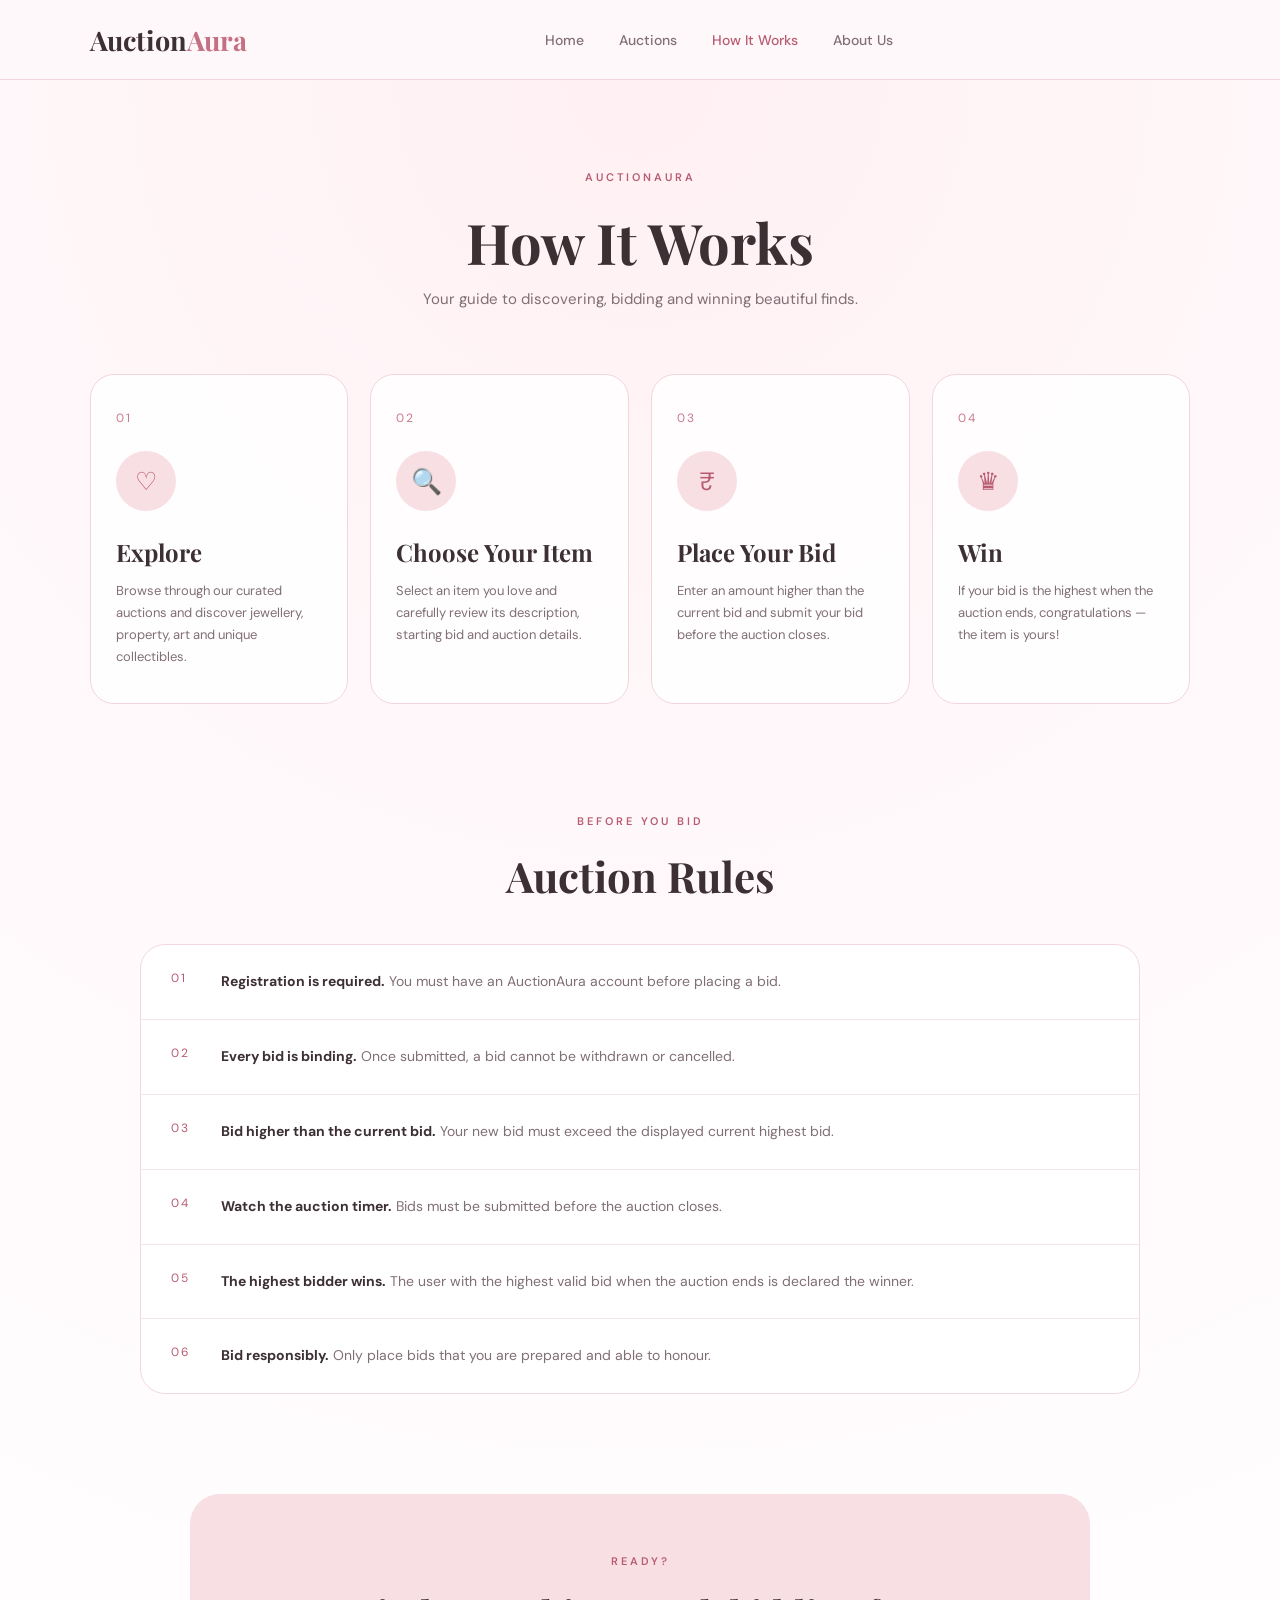
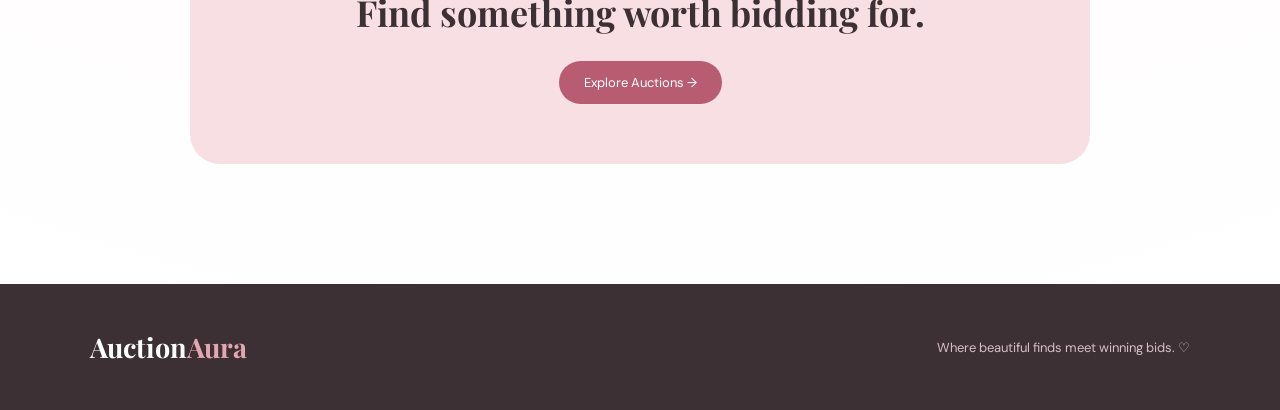
<file: how-it-works.html>
<!DOCTYPE html>
<html lang="en">

<head>
    <meta charset="UTF-8">
    <meta name="viewport" content="width=device-width, initial-scale=1.0">

    <title>How It Works | AuctionAura</title>

    <link rel="stylesheet" href="style.css">

    <link rel="preconnect" href="https://fonts.googleapis.com">
    <link rel="preconnect" href="https://fonts.gstatic.com" crossorigin>

    <link href="https://fonts.googleapis.com/css2?family=DM+Sans:wght@400;500;600;700&family=Playfair+Display:wght@500;600&display=swap" rel="stylesheet">
</head>

<body>

    <!-- Falling Animation -->
    <div class="auction-animation">

        <span>?</span>
        <span>₹</span>
        <span>💰</span>
        <span>$</span>
        <span>?</span>
        <span>₹</span>
        <span>💰</span>
        <span>$</span>
        <span>?</span>
        <span>₹</span>
        <span>💰</span>
        <span>?</span>

    </div>


    <!-- Navigation -->
    <header class="navbar">

        <div class="logo">
            Auction<span>Aura</span>
        </div>

        <nav>
            <a href="index.html">Home</a>
            <a href="#">Auctions</a>
            <a href="how-it-works.html" class="active">
                How It Works
            </a>
            <a href="#">About Us</a>
        </nav>

        <div class="nav-buttons" id="auth-area"></div>


    </header>


    <!-- How It Works -->
    <main class="how-page">

        <p class="small-heading">
            AUCTIONAURA
        </p>

        <h1>
            How It Works
        </h1>

        <p class="how-intro">
            Your guide to discovering, bidding and winning
            beautiful finds.
        </p>


        <!-- Steps -->
        <section class="how-steps">

            <div class="how-card">

                <div class="how-number">
                    01
                </div>

                <div class="how-icon">
                    ♡
                </div>

                <h2>
                    Explore
                </h2>

                <p>
                    Browse through our curated auctions and
                    discover jewellery, property, art and
                    unique collectibles.
                </p>

            </div>


            <div class="how-card">

                <div class="how-number">
                    02
                </div>

                <div class="how-icon">
                    🔍
                </div>

                <h2>
                    Choose Your Item
                </h2>

                <p>
                    Select an item you love and carefully
                    review its description, starting bid
                    and auction details.
                </p>

            </div>


            <div class="how-card">

                <div class="how-number">
                    03
                </div>

                <div class="how-icon">
                    ₹
                </div>

                <h2>
                    Place Your Bid
                </h2>

                <p>
                    Enter an amount higher than the current
                    bid and submit your bid before the
                    auction closes.
                </p>

            </div>


            <div class="how-card">

                <div class="how-number">
                    04
                </div>

                <div class="how-icon">
                    ♛
                </div>

                <h2>
                    Win
                </h2>

                <p>
                    If your bid is the highest when the
                    auction ends, congratulations — the
                    item is yours!
                </p>

            </div>

        </section>


        <!-- Rules -->
        <section class="auction-rules">

            <p class="small-heading">
                BEFORE YOU BID
            </p>

            <h2>
                Auction Rules
            </h2>

            <div class="rules-box">

                <div class="rule">
                    <span>01</span>
                    <p>
                        <strong>Registration is required.</strong>
                        You must have an AuctionAura account
                        before placing a bid.
                    </p>
                </div>


                <div class="rule">
                    <span>02</span>
                    <p>
                        <strong>Every bid is binding.</strong>
                        Once submitted, a bid cannot be
                        withdrawn or cancelled.
                    </p>
                </div>


                <div class="rule">
                    <span>03</span>
                    <p>
                        <strong>Bid higher than the current bid.</strong>
                        Your new bid must exceed the displayed
                        current highest bid.
                    </p>
                </div>


                <div class="rule">
                    <span>04</span>
                    <p>
                        <strong>Watch the auction timer.</strong>
                        Bids must be submitted before the
                        auction closes.
                    </p>
                </div>


                <div class="rule">
                    <span>05</span>
                    <p>
                        <strong>The highest bidder wins.</strong>
                        The user with the highest valid bid
                        when the auction ends is declared
                        the winner.
                    </p>
                </div>


                <div class="rule">
                    <span>06</span>
                    <p>
                        <strong>Bid responsibly.</strong>
                        Only place bids that you are prepared
                        and able to honour.
                    </p>
                </div>

            </div>

        </section>


        <!-- Final Message -->
        <section class="ready-section">

            <p class="small-heading">
                READY?
            </p>

            <h2>
                Find something worth bidding for.
            </h2>

            <a href="index.html">
                Explore Auctions →
            </a>

        </section>

    </main>


    <!-- Footer -->
    <footer>

        <div class="logo">
            Auction<span>Aura</span>
        </div>

        <p>
            Where beautiful finds meet winning bids. ♡
        </p>

    </footer>

</body>

</html>
</file>
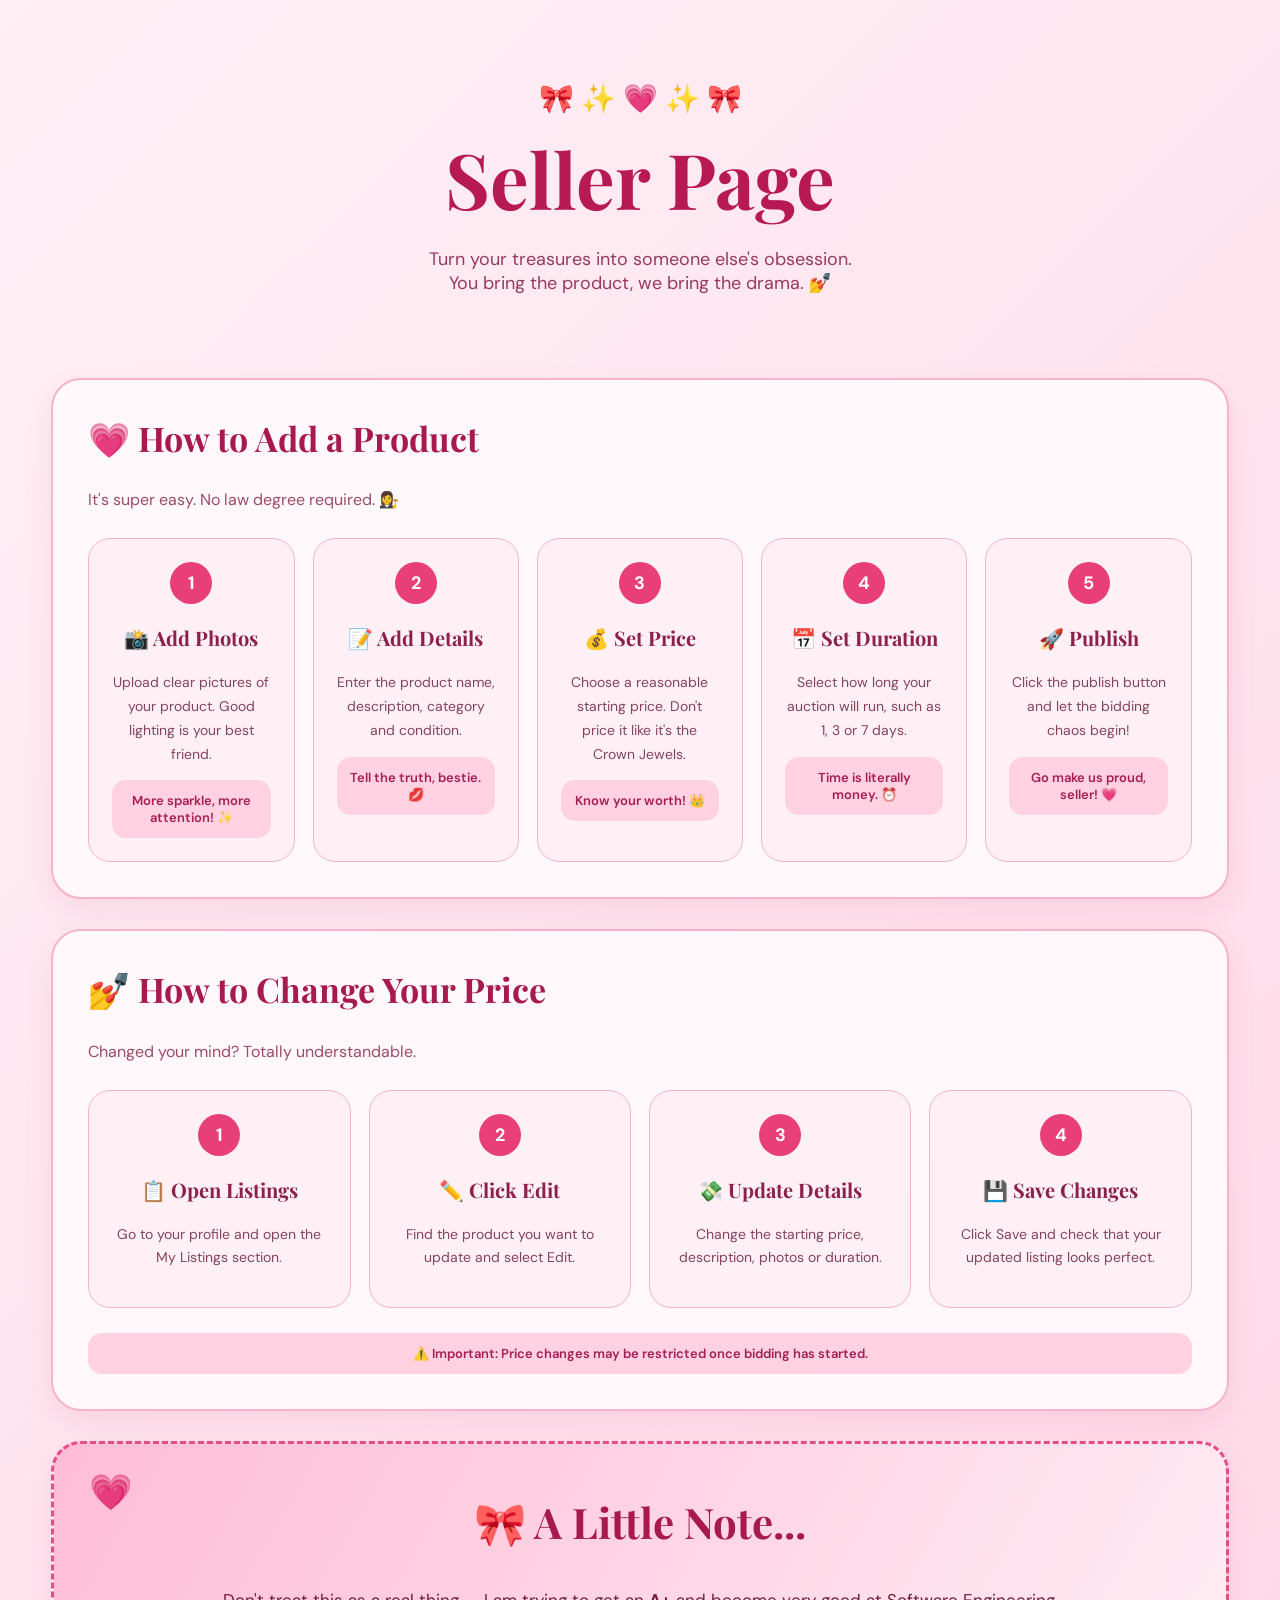
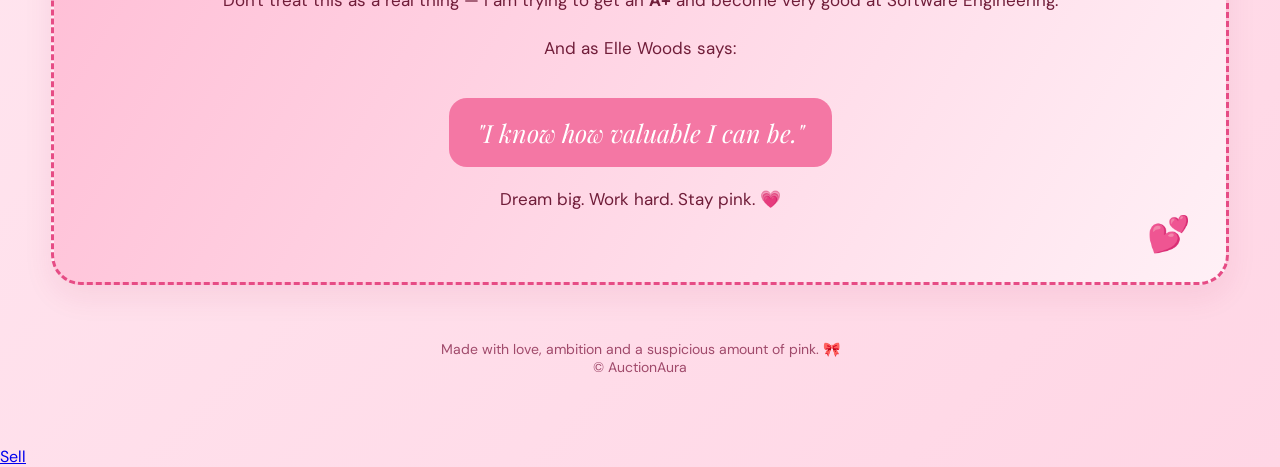
<file: seller-guide.html>
<!DOCTYPE html>
<html lang="en">
<head>
<meta charset="UTF-8">
<meta name="viewport" content="width=device-width, initial-scale=1.0">
<title>Seller Guide | AuctionAura</title>

<link href="https://fonts.googleapis.com/css2?family=DM+Sans:wght@400;500;600;700&family=Playfair+Display:wght@600;700&display=swap" rel="stylesheet">

<style>
* {
    box-sizing: border-box;
}

body {
    margin: 0;
    background: linear-gradient(135deg, #fff0f6, #ffd6e5);
    color: #701d39;
    font-family: "DM Sans", sans-serif;
}

.container {
    width: 92%;
    max-width: 1400px;
    margin: auto;
    padding: 45px 0;
}

.hero {
    text-align: center;
    padding: 35px 20px;
}

.hero h1 {
    font-family: "Playfair Display", serif;
    font-size: clamp(42px, 6vw, 78px);
    color: #b71955;
    margin: 10px 0;
}

.hero p {
    font-size: 18px;
    color: #963b5d;
}

.sparkle {
    font-size: 28px;
}

.section {
    background: rgba(255, 250, 252, 0.92);
    border: 2px solid #f6b3c9;
    border-radius: 30px;
    padding: 35px;
    margin: 30px 0;
    box-shadow: 0 12px 30px rgba(160, 30, 75, 0.08);
}

.section h2 {
    font-family: "Playfair Display", serif;
    font-size: 34px;
    color: #a7194f;
    margin-top: 0;
}

.section-subtitle {
    color: #9c4c68;
    margin-bottom: 28px;
}

.steps {
    display: grid;
    grid-template-columns: repeat(5, 1fr);
    gap: 18px;
}

.edit-grid {
    display: grid;
    grid-template-columns: repeat(4, 1fr);
    gap: 18px;
}

.step {
    background: #fff0f5;
    border: 1px solid #f5b3c9;
    border-radius: 22px;
    padding: 23px;
    text-align: center;
    transition: 0.3s ease;
}

.step:hover {
    transform: translateY(-7px) rotate(-1deg);
    box-shadow: 0 10px 22px rgba(190, 45, 100, 0.13);
}

.number {
    display: inline-flex;
    align-items: center;
    justify-content: center;
    background: #e83f78;
    color: white;
    width: 42px;
    height: 42px;
    border-radius: 50%;
    font-weight: bold;
    font-size: 18px;
}

.step h3 {
    font-family: "Playfair Display", serif;
    font-size: 20px;
    color: #8d2048;
}

.step p {
    font-size: 14px;
    line-height: 1.7;
    color: #85445d;
}

.tip {
    background: #ffd1e1;
    border-radius: 14px;
    padding: 12px;
    font-size: 13px;
    font-weight: 600;
    color: #a51e55;
}

.note {
    position: relative;
    overflow: hidden;
    background: linear-gradient(120deg, #ffbdd5, #fff0f6);
    border: 3px dashed #e64c85;
    text-align: center;
    padding: 50px 30px;
}

.note h2 {
    font-size: 42px;
}

.note p {
    font-size: 17px;
    line-height: 1.8;
}

.quote {
    display: inline-block;
    margin-top: 18px;
    padding: 18px 28px;
    background: #f477a4;
    color: white;
    border-radius: 18px;
    font-family: "Playfair Display", serif;
    font-size: 25px;
    font-style: italic;
}

.hearts {
    position: absolute;
    font-size: 35px;
    animation: floatHeart 3s ease-in-out infinite;
}

.heart-one {
    top: 25px;
    left: 35px;
}

.heart-two {
    right: 35px;
    bottom: 25px;
    animation-delay: 1s;
}

@keyframes floatHeart {
    0%, 100% {
        transform: translateY(0) rotate(-8deg);
    }

    50% {
        transform: translateY(-12px) rotate(8deg);
    }
}

.footer {
    text-align: center;
    color: #a04a6b;
    padding: 25px;
    font-size: 14px;
}

@media (max-width: 1100px) {
    .steps {
        grid-template-columns: repeat(3, 1fr);
    }

    .edit-grid {
        grid-template-columns: repeat(2, 1fr);
    }
}

@media (max-width: 650px) {
    .section {
        padding: 22px;
    }

    .steps,
    .edit-grid {
        grid-template-columns: 1fr;
    }

    .section h2 {
        font-size: 28px;
    }
}
</style>
</head>

<body>

<div class="container">

    <header class="hero">
        <div class="sparkle">🎀 ✨ 💗 ✨ 🎀</div>
        <h1>Seller Page</h1>
        <p>
            Turn your treasures into someone else's obsession.
            <br>
            You bring the product, we bring the drama. 💅
        </p>
    </header>

    <section class="section">
        <h2>💗 How to Add a Product</h2>
        <p class="section-subtitle">
            It's super easy. No law degree required. 👩‍⚖️
        </p>

        <div class="steps">

            <div class="step">
                <span class="number">1</span>
                <h3>📸 Add Photos</h3>
                <p>
                    Upload clear pictures of your product.
                    Good lighting is your best friend.
                </p>
                <div class="tip">More sparkle, more attention! ✨</div>
            </div>

            <div class="step">
                <span class="number">2</span>
                <h3>📝 Add Details</h3>
                <p>
                    Enter the product name, description,
                    category and condition.
                </p>
                <div class="tip">Tell the truth, bestie. 💋</div>
            </div>

            <div class="step">
                <span class="number">3</span>
                <h3>💰 Set Price</h3>
                <p>
                    Choose a reasonable starting price.
                    Don't price it like it's the Crown Jewels.
                </p>
                <div class="tip">Know your worth! 👑</div>
            </div>

            <div class="step">
                <span class="number">4</span>
                <h3>📅 Set Duration</h3>
                <p>
                    Select how long your auction will run,
                    such as 1, 3 or 7 days.
                </p>
                <div class="tip">Time is literally money. ⏰</div>
            </div>

            <div class="step">
                <span class="number">5</span>
                <h3>🚀 Publish</h3>
                <p>
                    Click the publish button and let
                    the bidding chaos begin!
                </p>
                <div class="tip">Go make us proud, seller! 💗</div>
            </div>

        </div>
    </section>

    <section class="section">
        <h2>💅 How to Change Your Price</h2>
        <p class="section-subtitle">
            Changed your mind? Totally understandable.
        </p>

        <div class="edit-grid">

            <div class="step">
                <span class="number">1</span>
                <h3>📋 Open Listings</h3>
                <p>
                    Go to your profile and open
                    the My Listings section.
                </p>
            </div>

            <div class="step">
                <span class="number">2</span>
                <h3>✏️ Click Edit</h3>
                <p>
                    Find the product you want
                    to update and select Edit.
                </p>
            </div>

            <div class="step">
                <span class="number">3</span>
                <h3>💸 Update Details</h3>
                <p>
                    Change the starting price,
                    description, photos or duration.
                </p>
            </div>

            <div class="step">
                <span class="number">4</span>
                <h3>💾 Save Changes</h3>
                <p>
                    Click Save and check that
                    your updated listing looks perfect.
                </p>
            </div>

        </div>

        <div class="tip" style="margin-top:25px; text-align:center;">
            ⚠️ Important: Price changes may be restricted once bidding has started.
        </div>
    </section>

    <section class="section note">
        <span class="hearts heart-one">💗</span>
        <span class="hearts heart-two">💕</span>

        <h2>🎀 A Little Note...</h2>

        <p>
            Don't treat this as a real thing —
            I am trying to get an <strong>A+</strong>
            and become very good at Software Engineering.
        </p>

        <p>
            And as Elle Woods says:
        </p>

        <div class="quote">
            "I know how valuable I can be."
        </div>

        <p>
            Dream big. Work hard. Stay pink. 💗
        </p>
    </section>

    <footer class="footer">
        Made with love, ambition and a suspicious amount of pink. 🎀
        <br>
        © AuctionAura
    </footer>

</div>
<a href="seller-guide.html">Sell</a>
</body>
</html>
</file>
<file: style.css>
/* ==============================
   AUCTION AURA
   Main Stylesheet
   ============================== */

* {
    margin: 0;
    padding: 0;
    box-sizing: border-box;
}

body {
    background: #fff8fa;
    color: #3d3034;
    font-family: "DM Sans", sans-serif;
}


/* ==============================
   NAVBAR
   ============================== */

.navbar {
    height: 80px;
    padding: 0 7%;
    display: flex;
    align-items: center;
    justify-content: space-between;

    background: rgba(255, 248, 250, 0.95);
    border-bottom: 1px solid #f3d6dc;
}

.logo {
    font-family: "Playfair Display", serif;
    font-size: 27px;
    font-weight: 700;
    color: #3d3034;
}

.logo span {
    color: #c56f82;
}

nav {
    display: flex;
    gap: 35px;
}

nav a {
    text-decoration: none;
    color: #806f75;
    font-size: 14px;
    font-weight: 500;

    transition: 0.3s;
}

nav a:hover,
nav a.active {
    color: #b85c72;
}

.nav-buttons {
    display: flex;
    gap: 12px;
}

button {
    font-family: "DM Sans", sans-serif;
    cursor: pointer;
    border: none;
}

.login-btn {
    background: transparent;
    color: #6f5b62;
    padding: 11px 18px;
    font-weight: 600;
}

.register-btn {
    background: #b85c72;
    color: white;
    padding: 11px 22px;
    border-radius: 25px;

    box-shadow: 0 8px 20px rgba(184, 92, 114, 0.2);

    transition: 0.3s;
}

.register-btn:hover {
    transform: translateY(-2px);
}


/* ==============================
   HERO
   ============================== */

.hero {
    min-height: 650px;
    padding: 80px 7%;

    display: flex;
    align-items: center;
    justify-content: space-between;
    gap: 80px;
}

.hero-content {
    max-width: 600px;
}

.small-heading {
    color: #b85c72;
    font-size: 12px;
    font-weight: 700;
    letter-spacing: 2px;
    margin-bottom: 20px;
}

.hero h1 {
    font-family: "Playfair Display", serif;
    font-size: clamp(50px, 6vw, 78px);
    line-height: 1.05;
    font-weight: 600;
    margin-bottom: 25px;
}

.hero h1 span {
    display: block;
    color: #c56f82;
    font-style: italic;
}

.hero-text {
    color: #806f75;
    font-size: 17px;
    line-height: 1.8;
    max-width: 500px;
    margin-bottom: 35px;
}

.hero-buttons {
    display: flex;
    gap: 15px;
}

.primary-btn {
    background: #b85c72;
    color: white;

    padding: 15px 27px;
    border-radius: 30px;

    font-weight: 600;

    box-shadow: 0 12px 25px rgba(184, 92, 114, 0.22);

    transition: 0.3s;
}

.primary-btn:hover {
    transform: translateY(-3px);
}

.secondary-btn {
    background: #f3d6dc;
    color: #9d5266;

    padding: 15px 27px;
    border-radius: 30px;

    font-weight: 600;

    transition: 0.3s;
}

.secondary-btn:hover {
    background: #edc5cd;
}


/* ==============================
   FEATURED AUCTION CARD
   ============================== */

.hero-card {
    width: 390px;

    background: white;

    border-radius: 25px;

    padding: 18px;

    box-shadow:
        0 25px 60px rgba(100, 50, 65, 0.12);

    transform: rotate(2deg);

    transition: 0.4s;
}

.hero-card:hover {
    transform: rotate(0deg) translateY(-5px);
}

.card-label {
    position: absolute;

    background: #b85c72;
    color: white;

    padding: 8px 14px;

    border-radius: 20px;

    font-size: 10px;
    font-weight: 700;
    letter-spacing: 1px;
}

.auction-image {
    height: 330px;

    border-radius: 18px;

    background:
        linear-gradient(
            135deg,
            #f5dce1,
            #ead0d7
        );

    display: flex;
    align-items: center;
    justify-content: center;

    font-size: 80px;
    color: #b85c72;
}

.auction-info {
    padding: 20px 5px 5px;
}

.category {
    color: #b85c72;
    font-size: 10px;
    font-weight: 700;
    letter-spacing: 1.5px;

    margin-bottom: 8px;
}

.auction-info h3 {
    font-family: "Playfair Display", serif;
    font-size: 25px;
    margin-bottom: 20px;
}

.auction-bottom {
    display: flex;
    justify-content: space-between;
}

.label {
    color: #a08b91;
    font-size: 9px;
    letter-spacing: 1px;
    margin-bottom: 5px;
}

.auction-bottom strong {
    font-size: 17px;
}

.time strong {
    color: #b85c72;
}


/* ==============================
   FEATURED SECTION
   ============================== */

.featured {
    padding: 80px 7%;
    background: white;
}

.section-heading {
    display: flex;
    justify-content: space-between;
    align-items: end;

    margin-bottom: 40px;
}

.section-heading h2 {
    font-family: "Playfair Display", serif;
    font-size: 42px;
}

.section-heading a {
    color: #b85c72;
    text-decoration: none;
    font-size: 14px;
    font-weight: 600;
}

.auction-grid {
    display: grid;

    grid-template-columns:
        repeat(3, 1fr);

    gap: 25px;
}

.auction-card {
    max-width: 320px;
    background: #fff8fa;

    padding: 15px;

    border-radius: 20px;

    transition: 0.3s;
}

.auction-card:hover {
    transform: translateY(-7px);

    box-shadow:
        0 20px 40px rgba(100, 50, 65, 0.1);
}

.product-placeholder {
    height: 160px;

    border-radius: 15px;

    background: #f3d6dc;

    display: flex;
    align-items: center;
    justify-content: center;

    color: #b85c72;

    font-size: 55px;

    margin-bottom: 20px;
}

.auction-card h3 {
    font-family: "Playfair Display", serif;
    font-size: 22px;
    margin-bottom: 12px;
}

.bid {
    color: #806f75;
    font-size: 13px;
}

.bid strong {
    color: #3d3034;
    margin-left: 5px;
}


/* ==============================
   FOOTER
   ============================== */

footer {
    padding: 45px 7%;

    background: #3d3034;
    color: #f3d6dc;

    display: flex;
    justify-content: space-between;
    align-items: center;
}

footer .logo {
    color: white;
}

footer .logo span {
    color: #e3a7b4;
}

footer p {
    font-size: 13px;
    color: #d5bfc5;
}


/* ==============================
   RESPONSIVE DESIGN
   ============================== */

@media (max-width: 900px) {

    nav {
        display: none;
    }

    .hero {
        flex-direction: column;
        text-align: center;
    }

    .hero-text {
        margin-left: auto;
        margin-right: auto;
    }

    .hero-buttons {
        justify-content: center;
    }

    .auction-grid {
        grid-template-columns: 1fr;
    }

    .section-heading {
        align-items: start;
        gap: 15px;
        flex-direction: column;
    }

    footer {
        flex-direction: column;
        gap: 15px;
    }
}


@media (max-width: 500px) {

    .navbar {
        padding: 0 5%;
    }

    .nav-buttons {
        display: none;
    }

    .hero {
        padding: 60px 5%;
    }

    .hero-card {
        width: 100%;
    }

    .auction-image {
        height: 280px;
    }
}
/* ==============================
   LOGIN PAGE
   ============================== */

.login-page {
    min-height: 100vh;
    display: flex;
    align-items: center;
    justify-content: center;

    padding: 40px 20px;

    background:
        radial-gradient(
            circle at 15% 20%,
            rgba(242, 196, 207, 0.45),
            transparent 30%
        ),
        radial-gradient(
            circle at 85% 80%,
            rgba(238, 218, 197, 0.45),
            transparent 30%
        ),
        #fffaf7;
}


/* ==============================
   LOGIN CARD
   ============================== */

.login-box {
    width: 100%;
    max-width: 430px;

    padding: 48px 45px;

    background: rgba(255, 255, 255, 0.82);

    border: 1px solid #eadcdd;
    border-radius: 24px;

    box-shadow:
        0 25px 70px rgba(80, 55, 55, 0.08);

    backdrop-filter: blur(12px);
}


/* ==============================
   LOGIN LOGO
   ============================== */

.login-box .logo {
    text-align: center;

    font-family: "Playfair Display", serif;
    font-size: 30px;
    font-weight: 600;

    margin-bottom: 32px;
}


/* ==============================
   WELCOME TEXT
   ============================== */

.welcome {
    text-align: center;

    color: #c56782;

    font-size: 11px;
    font-weight: 600;

    letter-spacing: 2px;

    margin-bottom: 10px;
}


/* ==============================
   LOGIN HEADING
   ============================== */

.login-box h1 {
    font-family: "Playfair Display", serif;

    font-size: 32px;
    font-weight: 600;

    text-align: center;

    color: #3d3034;

    margin-bottom: 12px;
}


/* ==============================
   SUBTITLE
   ============================== */

.subtitle {
    text-align: center;

    color: #827477;

    font-size: 14px;
    line-height: 1.6;

    margin-bottom: 30px;
}


/* ==============================
   FORM
   ============================== */

.login-box form {
    display: flex;
    flex-direction: column;
}


/* Labels */

.login-box form > label {
    font-size: 13px;
    font-weight: 500;

    color: #4b3d40;

    margin-bottom: 8px;
}


/* Input fields */

.login-box input[type="text"],
.login-box input[type="email"],
.login-box input[type="password"] {

    width: 100%;

    padding: 14px 15px;

    border: 1px solid #dfd1d3;
    border-radius: 10px;

    background: #fffdfc;

    font-family: "DM Sans", sans-serif;
    font-size: 14px;

    outline: none;

    margin-bottom: 20px;

    transition: all 0.3s ease;
}


/* Input focus */

.login-box input[type="email"]:focus,
.login-box input[type="password"]:focus {

    border-color: #c56782;

    box-shadow:
        0 0 0 3px rgba(197, 103, 130, 0.10);
}


/* ==============================
   LOGIN OPTIONS
   ============================== */

.options {
    display: flex;

    justify-content: space-between;
    align-items: center;

    margin-bottom: 25px;

    font-size: 12px;
}


/* Remember me */

.remember {
    display: flex !important;

    align-items: center;

    gap: 7px;

    margin: 0 !important;
}

.remember input {
    accent-color: #c56782;
}


/* Forgot password */

.options a {
    color: #c56782;

    text-decoration: none;

    transition: 0.3s;
}

.options a:hover {
    color: #a94f68;

    text-decoration: underline;
}


/* ==============================
   LOGIN BUTTON
   ============================== */

.login-box button {

    width: 100%;

    padding: 14px;

    border: none;
    border-radius: 10px;

    background: #c56782;
    color: white;

    font-family: "DM Sans", sans-serif;

    font-size: 14px;
    font-weight: 600;

    cursor: pointer;

    transition: all 0.3s ease;
}


.login-box button:hover {

    background: #b45570;

    transform: translateY(-2px);

    box-shadow:
        0 8px 20px rgba(197, 103, 130, 0.20);
}


/* ==============================
   DIVIDER
   ============================== */

.divider {

    display: flex;

    align-items: center;

    gap: 15px;

    margin: 28px 0;

    color: #a99b9e;

    font-size: 12px;
}


.divider::before,
.divider::after {

    content: "";

    height: 1px;

    background: #e7dada;

    flex: 1;
}


/* ==============================
   REGISTER LINK
   ============================== */

.register {

    text-align: center;

    color: #827477;

    font-size: 13px;
}


.register a {

    color: #c56782;

    text-decoration: none;

    font-weight: 500;
}


.register a:hover {

    text-decoration: underline;
}


/* ==============================
   MOBILE
   ============================== */

@media (max-width: 500px) {

    .login-box {

        width: 92%;

        padding: 38px 25px;

        border-radius: 20px;
    }

    .login-box h1 {

        font-size: 27px;
    }

    .options {

        font-size: 11px;
    }
}
/* PROPERTY SECTION */

.property-section {
    padding: 80px 6%;
}

.property-grid {
    display: grid;
    grid-template-columns: repeat(3, 1fr);
    gap: 25px;
}

.property-card {
    background: #fff8fa;
    padding: 20px;
    border-radius: 20px;
    transition: 0.3s;
}

.property-card:hover {
    transform: translateY(-7px);
    box-shadow: 0 20px 40px rgba(100, 50, 65, 0.1);
}

.property-placeholder {
    height: 200px;
    background: #f3d6dc;
    border-radius: 15px;

    display: flex;
    align-items: center;
    justify-content: center;

    font-size: 55px;
    margin-bottom: 20px;
}

.property-card h3 {
    font-family: "Playfair Display", serif;
    font-size: 22px;
    margin-bottom: 12px;
}

.property-card .category {
    font-size: 11px;
    letter-spacing: 2px;
    color: #806f75;
}

.property-card .description {
    color: #806f75;
    font-size: 13px;
    line-height: 1.6;
}

.property-info {
    font-size: 13px;
    color: #806f75;
}

.property-card .bid {
    color: #806f75;
    font-size: 13px;
}

.property-card .bid strong {
    color: #3d3034;
    margin-left: 5px;
}

.property-card a {
    color: #b85c72;
    text-decoration: none;
    font-size: 13px;
    font-weight: 600;
}
/* =================================
   JEWELLERY PAGE
   ================================= */

.jewellery-page {
    min-height: calc(100vh - 80px);
    padding: 90px 7%;
    text-align: center;

    background:
        radial-gradient(
            circle at 50% 20%,
            #fff0f3 0%,
            #fff8fa 45%,
            #fff8fa 100%
        );

    position: relative;
    overflow: hidden;
}

.jewellery-page .welcome {
    position: relative;
    z-index: 5;

    color: #c56782;
    font-size: 11px;
    font-weight: 700;
    letter-spacing: 3px;

    margin-bottom: 12px;
}

.jewellery-page h1 {
    position: relative;
    z-index: 5;

    font-family: "Playfair Display", serif;
    font-size: clamp(48px, 6vw, 76px);
    font-weight: 600;

    color: #3d3034;

    margin-bottom: 15px;
}

.jewellery-page .subtitle {
    position: relative;
    z-index: 5;

    color: #806f75;
    font-size: 16px;

    margin-bottom: 55px;
}


/* Jewellery category cards */

.jewellery-categories {
    position: relative;
    z-index: 5;

    display: grid;
    grid-template-columns: repeat(4, 1fr);

    gap: 22px;

    max-width: 1000px;
    margin: auto;
}

.category-card {
    background: rgba(255, 255, 255, 0.75);

    border: 1px solid #eadcdd;
    border-radius: 20px;

    padding: 30px 20px;

    font-size: 38px;

    box-shadow:
        0 15px 35px rgba(100, 60, 70, 0.07);

    transition: 0.4s ease;
}

.category-card h3 {
    font-family: "Playfair Display", serif;

    font-size: 20px;

    color: #3d3034;

    margin-top: 12px;
}

.category-card:hover {
    transform: translateY(-8px);

    box-shadow:
        0 20px 40px rgba(184, 92, 114, 0.15);

    border-color: #d9a7b3;
}


/* =================================
   FALLING JEWELLERY ANIMATION
   ================================= */

.jewellery-page::before,
.jewellery-page::after {
    content: "✦  ✧  💍  ✦  ✧  💎  ✦  💍  ✧";

    position: absolute;

    top: -100px;
    left: 0;

    width: 100%;

    font-size: 25px;
    letter-spacing: 55px;

    color: #d99aa9;

    opacity: 0;

    pointer-events: none;

    animation: jewelleryFall 4s ease-out forwards;
}


/* Second layer */

.jewellery-page::after {
    top: -180px;

    font-size: 18px;

    letter-spacing: 75px;

    color: #c9a46c;

    animation-delay: 0.4s;
}


/* Falling animation */

@keyframes jewelleryFall {

    0% {
        transform: translateY(-100px) rotate(0deg);
        opacity: 0;
    }

    15% {
        opacity: 0.8;
    }

    60% {
        opacity: 0.7;
    }

    100% {
        transform: translateY(850px) rotate(15deg);
        opacity: 0;
    }
}


/* =================================
   MOBILE
   ================================= */

@media (max-width: 800px) {

    .jewellery-categories {
        grid-template-columns: repeat(2, 1fr);
    }

}

@media (max-width: 500px) {

    .jewellery-page {
        padding: 65px 5%;
    }

    .jewellery-categories {
        grid-template-columns: 1fr 1fr;
        gap: 12px;
    }

    .category-card {
        padding: 22px 10px;
    }

    .category-card h3 {
        font-size: 17px;
    }

}
.jewellery-section {
    position: relative;
    padding: 80px 5%;
    background: #fffafa;
    overflow: hidden;
}

/* Decorative hearts at the top */
.jewellery-decoration {
    text-align: center;
    color: #e6a0b2;
    font-size: 25px;
    letter-spacing: 8px;
    margin-bottom: 20px;
}

/* Heading */
.jewellery-section .section-heading {
    margin-bottom: 40px;
}

.jewellery-section .section-heading h2 {
    font-family: "Playfair Display", serif;
    font-size: 42px;
    margin-top: 8px;
}

.jewellery-section .section-heading a {
    color: #b85c72;
    text-decoration: none;
    font-size: 14px;
    font-weight: 600;
}

/* Three product boxes */
.jewellery-preview {
    display: grid;
    grid-template-columns: repeat(3, 1fr);
    gap: 25px;
}

/* Baby pink cards */
.jewellery-box {
    position: relative;
    background: #fcecef;
    border: 1px solid #f3cbd5;
    padding: 32px;
    min-height: 210px;
    border-radius: 22px;
    box-shadow: 0 10px 25px rgba(184, 92, 114, 0.08);
    transition: 0.3s ease;
}

/* Hover */
.jewellery-box:hover {
    transform: translateY(-6px);
    box-shadow: 0 15px 35px rgba(184, 92, 114, 0.15);
}

/* Heart inside card */
.jewellery-box .heart {
    position: absolute;
    top: 18px;
    right: 22px;
    width: 35px;
    height: 35px;
    border-radius: 50%;
    background: #fff8fa;
    border: 1px solid #efc0cc;

    display: flex;
    align-items: center;
    justify-content: center;

    color: #d47791;
    font-size: 20px;
}

/* Category */
.jewellery-box .category {
    color: #c36c82;
    font-size: 11px;
    letter-spacing: 2px;
    font-weight: 600;
    margin-bottom: 12px;
}

/* Product name */
.jewellery-box h3 {
    font-family: "Playfair Display", serif;
    font-size: 24px;
    margin-bottom: 12px;
    color: #4d3840;
}

/* Description */
.jewellery-box p {
    color: #806f75;
    line-height: 1.6;
}

/* Link */
.jewellery-box a {
    display: inline-block;
    margin-top: 10px;
    color: #b85c72;
    text-decoration: none;
    font-size: 14px;
    font-weight: 600;
}

.jewellery-box a:hover {
    color: #8f4359;
}

/* Mobile */
@media (max-width: 800px) {

    .jewellery-preview {
        grid-template-columns: 1fr;
    }

    .jewellery-section .section-heading h2 {
        font-size: 34px;
    }
}
/* =====================================
   PROPERTY PAGE
===================================== */

.property-section {
    position: relative;
    min-height: 100vh;
    padding: 70px 5%;
    background: #fffafa;
    overflow: hidden;
}


/* Decorative heading */

.property-decoration {
    text-align: center;
    color: #d47791;
    font-size: 24px;
    letter-spacing: 8px;
    margin-bottom: 20px;
}


/* Main heading */

.property-section h1 {
    font-family: "Playfair Display", serif;
    font-size: 48px;
    color: #4d3840;
    margin: 8px 0;
}

.property-intro {
    color: #806f75;
    font-size: 16px;
    margin-top: 10px;
}


/* Property grid */

.property-grid {
    display: grid;
    grid-template-columns: repeat(3, 1fr);
    gap: 25px;
    margin-top: 45px;
}


/* Property cards */

.property-card {
    position: relative;

    background: #fcecef;

    border: 1px solid #f2c9d4;

    border-radius: 24px;

    padding: 30px;

    min-height: 390px;

    box-shadow:
        0 10px 30px rgba(184, 92, 114, 0.08);

    transition: 0.3s ease;
}


/* Hover */

.property-card:hover {
    transform: translateY(-8px);

    box-shadow:
        0 18px 40px rgba(184, 92, 114, 0.16);
}


/* House area */

.property-icon {
    height: 130px;

    background: #f8dce3;

    border-radius: 18px;

    display: flex;
    align-items: center;
    justify-content: center;

    font-size: 60px;

    margin-bottom: 25px;
}


/* Heart */

.property-heart {
    position: absolute;

    top: 20px;
    right: 20px;

    width: 38px;
    height: 38px;

    border-radius: 50%;

    background: #fffafa;

    border: 1px solid #efc0cc;

    display: flex;
    align-items: center;
    justify-content: center;

    color: #d47791;

    font-size: 22px;
}


/* Category */

.property-card .category {
    color: #c36c82;

    font-size: 11px;

    letter-spacing: 2px;

    font-weight: 600;

    margin-bottom: 10px;
}


/* Property title */

.property-card h2 {
    font-family: "Playfair Display", serif;

    font-size: 25px;

    color: #4d3840;

    margin-bottom: 12px;
}


/* Description */

.property-card > p {
    color: #806f75;

    line-height: 1.6;
}


/* Property information */

.property-info {
    display: flex;

    justify-content: space-between;

    margin: 20px 0;

    padding: 10px 0;

    border-top: 1px solid #edc7d0;

    border-bottom: 1px solid #edc7d0;

    color: #806f75;

    font-size: 12px;
}


/* Bid */

.property-card .bid {
    color: #806f75;

    font-size: 13px;
}

.property-card .bid strong {
    color: #3d3034;

    margin-left: 5px;
}


/* Explore link */

.property-card a {
    display: inline-block;

    margin-top: 12px;

    color: #b85c72;

    text-decoration: none;

    font-size: 14px;

    font-weight: 600;
}

.property-card a:hover {
    color: #8f4359;
}


/* =====================================
   FALLING HOUSES + STARS
===================================== */

.property-animation {
    position: fixed;

    top: 0;
    left: 0;

    width: 100%;
    height: 100%;

    pointer-events: none;

    z-index: 9999;

    overflow: hidden;
}


.property-animation span {
    position: absolute;

    top: -60px;

    font-size: 28px;

    animation: propertyFall 4s linear forwards;
}


/* Different positions */

.property-animation span:nth-child(1) {
    left: 5%;
    animation-delay: 0s;
}

.property-animation span:nth-child(2) {
    left: 14%;
    animation-delay: 0.3s;
}

.property-animation span:nth-child(3) {
    left: 23%;
    animation-delay: 0.1s;
}

.property-animation span:nth-child(4) {
    left: 32%;
    animation-delay: 0.5s;
}

.property-animation span:nth-child(5) {
    left: 41%;
    animation-delay: 0.2s;
}

.property-animation span:nth-child(6) {
    left: 50%;
    animation-delay: 0.6s;
}

.property-animation span:nth-child(7) {
    left: 59%;
    animation-delay: 0.1s;
}

.property-animation span:nth-child(8) {
    left: 68%;
    animation-delay: 0.4s;
}

.property-animation span:nth-child(9) {
    left: 77%;
    animation-delay: 0.2s;
}

.property-animation span:nth-child(10) {
    left: 85%;
    animation-delay: 0.5s;
}

.property-animation span:nth-child(11) {
    left: 92%;
    animation-delay: 0.1s;
}

.property-animation span:nth-child(12) {
    left: 47%;
    animation-delay: 0.7s;
}


/* Falling animation */

@keyframes propertyFall {

    0% {
        transform:
            translateY(-80px)
            rotate(0deg);

        opacity: 0;
    }

    15% {
        opacity: 1;
    }

    100% {
        transform:
            translateY(110vh)
            rotate(360deg);

        opacity: 0;
    }

}


/* Mobile */

@media (max-width: 800px) {

    .property-grid {
        grid-template-columns: 1fr;
    }

    .property-section h1 {
        font-size: 38px;
    }

}
/* =================================
   HOW IT WORKS PAGE
================================= */

.how-page {
    min-height: 100vh;
    padding: 90px 7%;
    background:
        radial-gradient(
            circle at 50% 0%,
            #fff0f3 0%,
            #fff8fa 40%,
            #ffffff 100%
        );
}


/* Intro */

.how-page {
    text-align: center;
}

.how-page .small-heading {
    color: #b85c72;
    letter-spacing: 3px;
    font-size: 11px;
    font-weight: 600;
}

.how-page h1 {
    font-family: "Playfair Display", serif;
    font-size: 56px;
    color: #3d3034;
    margin: 10px 0;
}

.how-intro {
    color: #806f75;
    font-size: 15px;
    margin-bottom: 65px;
}


/* Steps */

.how-steps {
    display: grid;
    grid-template-columns: repeat(4, 1fr);
    gap: 22px;
    max-width: 1200px;
    margin: auto;
}

.how-card {
    position: relative;
    background: rgba(255, 255, 255, 0.85);
    border: 1px solid #f3d6dc;
    border-radius: 24px;
    padding: 35px 25px;
    text-align: left;
    transition: 0.3s ease;
}

.how-card:hover {
    transform: translateY(-8px);
    box-shadow: 0 18px 40px rgba(100, 50, 65, 0.12);
}

.how-number {
    color: #c9788c;
    font-size: 12px;
    letter-spacing: 2px;
}

.how-icon {
    width: 60px;
    height: 60px;

    margin: 25px 0;

    border-radius: 50%;

    background: #f8dfe4;

    display: flex;
    align-items: center;
    justify-content: center;

    color: #b85c72;
    font-size: 25px;
}

.how-card h2 {
    font-family: "Playfair Display", serif;
    color: #3d3034;
    margin-bottom: 12px;
}

.how-card p {
    color: #806f75;
    font-size: 13px;
    line-height: 1.7;
}


/* =================================
   AUCTION RULES
================================= */

.auction-rules {
    max-width: 1000px;
    margin: 110px auto 0;
}

.auction-rules h2 {
    font-family: "Playfair Display", serif;
    font-size: 42px;
    color: #3d3034;
    margin: 8px 0 40px;
}

.rules-box {
    background: #fff;
    border: 1px solid #f1d9de;
    border-radius: 25px;
    overflow: hidden;
    text-align: left;
}

.rule {
    display: flex;
    gap: 25px;
    padding: 25px 30px;
    border-bottom: 1px solid #f4e5e8;
    transition: 0.3s;
}

.rule:last-child {
    border-bottom: none;
}

.rule:hover {
    background: #fff7f9;
}

.rule span {
    color: #b85c72;
    font-size: 12px;
    letter-spacing: 2px;
    min-width: 25px;
}

.rule p {
    margin: 0;
    color: #806f75;
    font-size: 14px;
    line-height: 1.7;
}

.rule strong {
    color: #3d3034;
}


/* =================================
   READY SECTION
================================= */

.ready-section {
    margin: 100px auto 30px;
    padding: 60px 30px;
    background: #f8dfe4;
    border-radius: 30px;
    max-width: 900px;
}

.ready-section h2 {
    font-family: "Playfair Display", serif;
    font-size: 36px;
    color: #3d3034;
    margin: 10px 0 25px;
}

.ready-section a {
    display: inline-block;
    padding: 13px 25px;
    border-radius: 30px;
    background: #b85c72;
    color: white;
    text-decoration: none;
    font-size: 13px;
}


/* =================================
   FALLING AUCTION ANIMATION
================================= */

.auction-animation {
    position: fixed;
    top: 0;
    left: 0;

    width: 100%;
    height: 100vh;

    pointer-events: none;

    overflow: hidden;

    z-index: 9999;
}


/* Individual falling objects */

.auction-animation span {
    position: absolute;

    top: -80px;

    color: #b85c72;

    font-size: 28px;

    opacity: 0;

    animation: auctionFall 4s linear forwards;
}


/* Different positions and speeds */

.auction-animation span:nth-child(1) {
    left: 5%;
    animation-delay: 0s;
}

.auction-animation span:nth-child(2) {
    left: 14%;
    animation-delay: 0.2s;
}

.auction-animation span:nth-child(3) {
    left: 24%;
    animation-delay: 0.4s;
}

.auction-animation span:nth-child(4) {
    left: 34%;
    animation-delay: 0.1s;
}

.auction-animation span:nth-child(5) {
    left: 44%;
    animation-delay: 0.5s;
}

.auction-animation span:nth-child(6) {
    left: 54%;
    animation-delay: 0.3s;
}

.auction-animation span:nth-child(7) {
    left: 64%;
    animation-delay: 0.6s;
}

.auction-animation span:nth-child(8) {
    left: 73%;
    animation-delay: 0.2s;
}

.auction-animation span:nth-child(9) {
    left: 81%;
    animation-delay: 0.7s;
}

.auction-animation span:nth-child(10) {
    left: 88%;
    animation-delay: 0.4s;
}

.auction-animation span:nth-child(11) {
    left: 94%;
    animation-delay: 0.8s;
}

.auction-animation span:nth-child(12) {
    left: 38%;
    animation-delay: 0.9s;
}


@keyframes auctionFall {

    0% {
        transform: translateY(-80px) rotate(0deg);
        opacity: 0;
    }

    10% {
        opacity: 0.9;
    }

    80% {
        opacity: 0.7;
    }

    100% {
        transform: translateY(110vh) rotate(360deg);
        opacity: 0;
    }

}


/* =================================
   MOBILE
================================= */

@media (max-width: 800px) {

    .how-page {
        padding: 70px 5%;
    }

    .how-page h1 {
        font-size: 42px;
    }

    .how-steps {
        grid-template-columns: 1fr;
    }

    .auction-rules h2 {
        font-size: 34px;
    }

    .rule {
        padding: 20px;
    }

    .ready-section h2 {
        font-size: 28px;
    }

}
/* =================================
   ABOUT US PAGE
================================= */

.about-page {
    min-height: 100vh;
    padding: 100px 7%;
    text-align: center;

    background:
        radial-gradient(
            circle at 50% 0%,
            #fff0f3 0%,
            #fff8fa 45%,
            #ffffff 100%
        );
}


/* Heading */

.about-page .small-heading {
    color: #b85c72;
    letter-spacing: 3px;
    font-size: 11px;
    font-weight: 600;
}

.about-page h1 {
    font-family: "Playfair Display", serif;
    font-size: 58px;
    color: #3d3034;
    margin: 12px 0;
}

.about-intro {
    color: #806f75;
    font-size: 15px;
    margin-bottom: 55px;
}


/* Main About Card */

.about-card {
    max-width: 760px;
    margin: auto;

    padding: 65px 70px;

    background: rgba(255, 255, 255, 0.9);

    border: 1px solid #f1d5dc;

    border-radius: 30px;

    box-shadow:
        0 20px 50px rgba(120, 60, 80, 0.10);

    position: relative;
}


/* Decorative Heart */

.about-decoration {
    width: 70px;
    height: 70px;

    margin: 0 auto 30px;

    border-radius: 50%;

    background: #f8dfe4;

    display: flex;
    align-items: center;
    justify-content: center;

    color: #b85c72;

    font-size: 32px;
}


.about-card p {
    color: #6f5d63;

    font-size: 15px;

    line-height: 1.9;

    margin-bottom: 22px;
}


.about-card h2 {
    font-family: "Playfair Display", serif;

    color: #3d3034;

    font-size: 30px;

    margin: 20px 0;
}


/* Divider */

.about-divider {
    color: #b85c72;

    font-size: 25px;

    margin: 35px 0;

    letter-spacing: 12px;
}


.about-card .ps {
    color: #b85c72;

    font-weight: 600;

    margin-top: 25px;
}


/* Bottom Section */

.about-bottom {
    margin: 80px auto 20px;
}

.about-bottom span {
    color: #b85c72;

    font-size: 10px;

    letter-spacing: 3px;
}

.about-bottom h2 {
    font-family: "Playfair Display", serif;

    font-size: 36px;

    color: #3d3034;

    margin: 10px 0;
}

.about-bottom p {
    color: #806f75;

    font-size: 13px;
}


/* =================================
   FALLING HEARTS
================================= */

.heart-animation {
    position: fixed;

    top: 0;
    left: 0;

    width: 100%;
    height: 100vh;

    overflow: hidden;

    pointer-events: none;

    z-index: 9999;
}


.heart-animation span {
    position: absolute;

    top: -60px;

    color: #d77f96;

    font-size: 25px;

    opacity: 0;

    animation: heartFall 5s linear forwards;
}


/* Heart positions */

.heart-animation span:nth-child(1) {
    left: 5%;
    animation-delay: 0s;
}

.heart-animation span:nth-child(2) {
    left: 13%;
    animation-delay: 0.2s;
}

.heart-animation span:nth-child(3) {
    left: 22%;
    animation-delay: 0.5s;
}

.heart-animation span:nth-child(4) {
    left: 31%;
    animation-delay: 0.1s;
}

.heart-animation span:nth-child(5) {
    left: 40%;
    animation-delay: 0.7s;
}

.heart-animation span:nth-child(6) {
    left: 49%;
    animation-delay: 0.3s;
}

.heart-animation span:nth-child(7) {
    left: 58%;
    animation-delay: 0.8s;
}

.heart-animation span:nth-child(8) {
    left: 67%;
    animation-delay: 0.4s;
}

.heart-animation span:nth-child(9) {
    left: 76%;
    animation-delay: 0.9s;
}

.heart-animation span:nth-child(10) {
    left: 84%;
    animation-delay: 0.6s;
}

.heart-animation span:nth-child(11) {
    left: 91%;
    animation-delay: 1s;
}

.heart-animation span:nth-child(12) {
    left: 97%;
    animation-delay: 0.5s;
}


/* Falling movement */

@keyframes heartFall {

    0% {
        transform:
            translateY(-60px)
            rotate(0deg);

        opacity: 0;
    }

    10% {
        opacity: 0.9;
    }

    80% {
        opacity: 0.7;
    }

    100% {
        transform:
            translateY(110vh)
            rotate(360deg);

        opacity: 0;
    }
}


/* =================================
   ABOUT PAGE MOBILE
================================= */

@media (max-width: 800px) {

    .about-page {
        padding: 70px 5%;
    }

    .about-page h1 {
        font-size: 42px;
    }

    .about-card {
        padding: 45px 25px;
    }

    .about-card h2 {
        font-size: 26px;
    }

}
/* =========================================
   K-POP RARE FINDS PAGE
========================================= */

.kpop-page {
    background: #fcf8ff;
    color: #392f45;
}


/* =========================================
   OPENING DISCO ANIMATION
========================================= */

.kpop-opening {
    position: fixed;

    inset: 0;

    background:
        radial-gradient(
            circle at center,
            #ead8ff,
            #c9a9e8 45%,
            #8061a5 100%
        );

    z-index: 9999;

    overflow: hidden;

    pointer-events: none;

    animation: openingDisappear 1s ease 4s forwards;
}


/* Disco Ball */

.disco-ball {
    position: absolute;

    top: -100px;
    left: 50%;

    transform: translateX(-50%);

    width: 150px;
    height: 150px;

    border-radius: 50%;

    background:
        linear-gradient(
            135deg,
            #ffffff,
            #b9a5c8,
            #ffffff,
            #88749c
        );

    box-shadow:
        0 0 40px rgba(255,255,255,0.8);

    animation:
        discoSwing 2s ease-in-out infinite;
}


.disco-grid {
    width: 100%;
    height: 100%;

    border-radius: 50%;

    background:
        repeating-linear-gradient(
            45deg,
            transparent 0px,
            transparent 14px,
            rgba(255,255,255,0.7) 15px,
            transparent 17px
        );
}


/* Disco Lights */

.disco-light {
    position: absolute;

    width: 220px;
    height: 900px;

    background:
        linear-gradient(
            transparent,
            rgba(255,255,255,0.25),
            transparent
        );

    transform-origin: top center;

    top: 0;

    filter: blur(4px);
}


.light-one {
    left: 10%;
    transform: rotate(-25deg);

    animation: lightMove 2s infinite alternate;
}

.light-two {
    left: 30%;
    transform: rotate(-10deg);

    animation: lightMove 2.5s infinite alternate-reverse;
}

.light-three {
    right: 30%;
    transform: rotate(10deg);

    animation: lightMove 2.2s infinite alternate;
}

.light-four {
    right: 10%;
    transform: rotate(25deg);

    animation: lightMove 2.7s infinite alternate-reverse;
}


/* Opening Text */

.opening-text {
    position: absolute;

    top: 52%;
    left: 50%;

    transform: translate(-50%, -50%);

    text-align: center;

    color: white;

    animation: openingText 1.5s ease;
}


.opening-text span {
    letter-spacing: 5px;

    font-size: 11px;
}


.opening-text h2 {
    font-family: "Playfair Display", serif;

    font-size: 42px;

    margin: 12px 0;
}


.opening-text p {
    font-size: 14px;

    opacity: 0.9;
}


/* Opening animations */

@keyframes discoSwing {

    0% {
        transform:
            translateX(-50%)
            rotate(-8deg);
    }

    50% {
        transform:
            translateX(-50%)
            rotate(8deg);
    }

    100% {
        transform:
            translateX(-50%)
            rotate(-8deg);
    }
}


@keyframes lightMove {

    from {
        transform: rotate(-25deg);
    }

    to {
        transform: rotate(25deg);
    }
}


@keyframes openingText {

    from {
        opacity: 0;
        transform:
            translate(-50%, -40%);
    }

    to {
        opacity: 1;
        transform:
            translate(-50%, -50%);
    }
}


@keyframes openingDisappear {

    to {
        opacity: 0;
        visibility: hidden;
    }
}


/* =========================================
   K-POP HERO
========================================= */

.kpop-hero {
    min-height: 620px;

    padding: 100px 8%;

    display: grid;

    grid-template-columns:
        1fr 1fr;

    align-items: center;

    gap: 50px;

    background:
        radial-gradient(
            circle at 80% 20%,
            #ead9ff,
            transparent 35%
        ),
        linear-gradient(
            135deg,
            #fcf8ff,
            #f2e7fa
        );
}


.kpop-small {
    color: #8b63ad;

    font-size: 11px;

    font-weight: 700;

    letter-spacing: 3px;
}


.kpop-hero h1 {
    font-family: "Playfair Display", serif;

    font-size: 65px;

    line-height: 1.05;

    color: #33283d;

    margin: 20px 0;
}


.kpop-hero h1 span {
    color: #9367bd;
}


.kpop-description {
    max-width: 540px;

    color: #76687d;

    line-height: 1.8;

    font-size: 15px;
}

.kpop-button {
    display: inline-block;
    margin-top: 25px;
    padding: 14px 25px;

    border: none;
    border-radius: 30px;

    background: #9a70c3;
    color: white;

    text-decoration: none;
    font-weight: 600;
    cursor: pointer;

    position: relative;
    z-index: 10;

    transition: 0.3s;
}


.kpop-button:hover {
    transform: translateY(-3px);

    box-shadow:
        0 12px 25px rgba(120,70,160,0.2);
}


/* =========================================
   BTS ANIMATION
========================================= */

.bts-animation {
    position: relative;

    height: 430px;

    display: flex;

    align-items: center;

    justify-content: center;

    flex-direction: column;
}


.bts-glow {
    position: absolute;

    width: 300px;
    height: 300px;

    border-radius: 50%;

    background: #d8b8f5;

    filter: blur(50px);

    opacity: 0.6;

    animation: purplePulse 2s infinite alternate;
}


.bts-title {
    position: relative;

    z-index: 2;

    font-size: 90px;

    font-weight: 700;

    letter-spacing: 8px;

    color: #ffffff;

    text-shadow:
        0 0 15px #9c6bc5,
        0 0 35px #9c6bc5;

    animation: btsFloat 3s ease-in-out infinite;
}


.bts-subtitle {
    position: relative;

    z-index: 2;

    color: #76518e;

    letter-spacing: 5px;

    font-size: 11px;

    margin-top: 5px;
}


/* =========================================
   LIGHT STICK
========================================= */

.lightstick {
    position: absolute;

    right: 25%;

    bottom: 40px;

    width: 55px;

    height: 160px;

    animation: stickFloat 2s ease-in-out infinite;
}


.lightstick-top {
    width: 70px;
    height: 70px;

    margin-left: -8px;

    border-radius: 50%;

    background: #eee2ff;

    color: #8f5db8;

    display: flex;

    justify-content: center;
    align-items: center;

    font-size: 38px;

    box-shadow:
        0 0 15px #d5aaff,
        0 0 40px #bd85e8,
        0 0 70px #a764d3;
}


.lightstick-handle {
    width: 25px;

    height: 90px;

    margin: auto;

    background: linear-gradient(
        90deg,
        #4b315b,
        #8f67a3,
        #4b315b
    );

    border-radius: 0 0 12px 12px;
}


.lightstick-glow {
    position: absolute;

    width: 120px;
    height: 120px;

    top: -20px;
    left: -30px;

    border-radius: 50%;

    background: #c991ef;

    filter: blur(35px);

    opacity: 0.4;

    z-index: -1;
}


/* Stars */

.kstar {
    position: absolute;

    color: #9b6ec1;

    font-size: 25px;

    animation: starFloat 2s ease-in-out infinite;
}

.star-one {
    top: 80px;
    left: 20%;
}

.star-two {
    top: 150px;
    right: 15%;
    animation-delay: .5s;
}

.star-three {
    bottom: 100px;
    left: 15%;
    animation-delay: .8s;
}

.star-four {
    bottom: 150px;
    right: 10%;
    animation-delay: 1s;
}


@keyframes purplePulse {

    from {
        transform: scale(0.9);
        opacity: .4;
    }

    to {
        transform: scale(1.15);
        opacity: .75;
    }
}


@keyframes btsFloat {

    0%, 100% {
        transform: translateY(0);
    }

    50% {
        transform: translateY(-15px);
    }
}


@keyframes stickFloat {

    0%, 100% {
        transform: translateY(0) rotate(-3deg);
    }

    50% {
        transform: translateY(-15px) rotate(5deg);
    }
}


@keyframes starFloat {

    0%, 100% {
        transform: translateY(0) scale(1);
        opacity: .5;
    }

    50% {
        transform: translateY(-15px) scale(1.3);
        opacity: 1;
    }
}


/* =========================================
   RARE COLLECTION
========================================= */

.rare-section {
    padding: 100px 7%;
}


.rare-heading {
    display: flex;

    justify-content: space-between;

    align-items: end;

    margin-bottom: 45px;
}


.rare-heading h2 {
    font-family: "Playfair Display", serif;

    font-size: 42px;

    color: #3d3045;

    margin-top: 10px;
}


.rare-heading > p {
    color: #897b90;

    font-size: 13px;
}


/* =========================================
   PRODUCT GRID
========================================= */

.kpop-grid {
    display: grid;

    grid-template-columns:
        repeat(3, 1fr);

    gap: 25px;
}


.kpop-card {
    background: rgba(255,255,255,.8);

    border: 1px solid #eadcf1;

    border-radius: 24px;

    padding: 18px;

    transition: .35s;

    overflow: hidden;
}


.kpop-card:hover {
    transform: translateY(-7px);

    border-color: #c9a7e2;

    box-shadow:
        0 18px 35px rgba(110,70,140,.12);
}


.kpop-product {
    height: 240px;

    border-radius: 18px;

    background:
        radial-gradient(
            circle at center,
            #e5ccfa,
            #c9a9e4
        );

    display: flex;

    align-items: center;

    justify-content: center;

    position: relative;

    overflow: hidden;
}


.product-sparkle {
    position: absolute;

    top: 25px;
    right: 30px;

    color: white;

    font-size: 25px;

    animation: starFloat 2s infinite;
}


/* Product objects */

.photocard,
.album,
.photocard-set,
.purple-ticket,
.army-box {
    width: 130px;

    height: 175px;

    background: #f9f2ff;

    border: 5px solid #d7b7ed;

    border-radius: 10px;

    display: flex;

    align-items: center;

    justify-content: center;

    flex-direction: column;

    color: #76518e;

    font-size: 22px;

    font-weight: 700;

    box-shadow:
        0 15px 25px rgba(80,40,100,.15);

    transform: rotate(-4deg);

    animation: productFloat 3s ease-in-out infinite;
}


.album {
    background: #eee0fa;

    border-radius: 5px;
}


.photocard-set {
    transform: rotate(4deg);

    background: #fff8ff;
}


.purple-ticket {
    height: 100px;

    transform: rotate(-2deg);

    border-radius: 15px;
}


.army-box {
    height: 130px;

    transform: rotate(3deg);

    background: #e8d5f8;
}


.photocard small,
.album small,
.photocard-set small,
.purple-ticket small,
.army-box small {
    display: block;

    font-size: 8px;

    letter-spacing: 2px;

    margin-top: 8px;
}


.mini-lightstick {
    width: 65px;
    height: 65px;

    border-radius: 50%;

    background: #f5eaff;

    color: #9c63c3;

    display: flex;

    align-items: center;

    justify-content: center;

    font-size: 35px;

    box-shadow:
        0 0 25px #b878dc,
        0 0 55px #d2a3ee;

    animation: stickGlow 1.5s infinite alternate;
}


@keyframes productFloat {

    0%, 100% {
        transform:
            translateY(0)
            rotate(-4deg);
    }

    50% {
        transform:
            translateY(-8px)
            rotate(2deg);
    }
}


@keyframes stickGlow {

    from {
        box-shadow:
            0 0 15px #b878dc;
    }

    to {
        box-shadow:
            0 0 45px #d8a8f4;
    }
}


/* Product Text */

.product-category {
    color: #9669b5;

    font-size: 10px;

    letter-spacing: 2px;

    margin-top: 18px;
}


.kpop-card h3 {
    font-family: "Playfair Display", serif;

    font-size: 21px;

    color: #3f3347;

    margin: 8px 0;
}


.product-description {
    color: #85778a;

    font-size: 13px;

    line-height: 1.6;
}


.product-bid {
    color: #8c7c91;

    font-size: 12px;

    margin-top: 15px;
}


.product-bid strong {
    color: #71458d;

    font-size: 15px;

    margin-left: 5px;
}


/* =========================================
   BOTTOM
========================================= */

.kpop-bottom {
    text-align: center;

    padding: 100px 20px;

    background:
        linear-gradient(
            135deg,
            #ead9f7,
            #f9f1ff
        );
}


.kpop-bottom p {
    color: #9163ae;

    letter-spacing: 3px;

    font-size: 10px;
}


.kpop-bottom h2 {
    font-family: "Playfair Display", serif;

    font-size: 50px;

    color: #57356d;

    margin-top: 15px;
}


/* =========================================
   MOBILE
========================================= */

@media (max-width: 800px) {

    .kpop-hero {
        grid-template-columns: 1fr;

        padding: 80px 6%;

        text-align: center;
    }

    .kpop-hero h1 {
        font-size: 45px;
    }

    .kpop-description {
        margin: auto;
    }

    .bts-animation {
        height: 350px;
    }

    .bts-title {
        font-size: 65px;
    }

    .kpop-grid {
        grid-template-columns: 1fr;
    }

    .rare-heading {
        display: block;

        text-align: center;
    }

    .rare-heading h2 {
        font-size: 35px;
    }

    .rare-heading > p {
        margin-top: 10px;
    }

}
/* =========================
   K-POP HOME SECTION
   ========================= */

.kpop-home-section {
    margin: 80px auto;
    padding: 55px 60px;
    width: 85%;
    text-align: center;

    background: linear-gradient(
        135deg,
        #fff5fc,
        #f8edff,
        #fff8fc
    );

    border: 1px solid #f1d6e9;
    border-radius: 30px;

    box-shadow: 0 15px 40px rgba(180, 100, 150, 0.12);

    position: relative;
    overflow: hidden;
}

.kpop-hearts,
.kpop-hearts-bottom {
    color: #c982a8;
    font-size: 18px;
    letter-spacing: 5px;
}

.kpop-hearts {
    margin-bottom: 20px;
}

.kpop-hearts-bottom {
    margin-top: 30px;
    opacity: 0.7;
}

.kpop-home-section .small-heading {
    color: #b85c87;
    font-size: 13px;
    font-weight: 600;
    letter-spacing: 3px;
}

.kpop-home-section h2 {
    font-family: "Playfair Display", serif;
    font-size: 42px;
    color: #4b3045;
    margin: 12px 0;
}

.kpop-home-section p:not(.small-heading) {
    color: #735c6d;
    font-size: 16px;
    max-width: 600px;
    margin: 0 auto 25px;
    line-height: 1.7;
}

.kpop-button {
    display: inline-block;
    padding: 12px 25px;
    background: #d98bb0;
    color: white;
    border-radius: 25px;
    text-decoration: none;
    font-size: 14px;
    font-weight: 600;
    transition: 0.3s ease;
}

.kpop-button:hover {
    transform: translateY(-4px);
    background: #c7769e;
    box-shadow: 0 8px 20px rgba(180, 100, 150, 0.25);
}

   /* =========================================
   VINTAGE MAKEUP PAGE
========================================= */

.makeup-page {
    min-height: 100vh;
    background: #cfeefa;
    padding: 70px 7%;
    color: #315565;
}

.makeup-header {
    text-align: center;
    margin-bottom: 55px;
}

.makeup-header .small-heading {
    color: #5f9caf;
    letter-spacing: 4px;
    font-size: 12px;
    margin-bottom: 12px;
}

.makeup-header h1 {
    font-family: "Playfair Display", serif;
    font-size: 55px;
    color: #315565;
    margin: 0;
}

.makeup-header p {
    color: #587783;
    font-size: 15px;
    margin-top: 12px;
}


/* =========================================
   PRODUCT GRID
========================================= */

.makeup-products {
    display: grid;
    grid-template-columns: repeat(3, 1fr);
    gap: 28px;
    max-width: 1200px;
    margin: auto;
}

.makeup-card {
    background: rgba(255, 255, 255, 0.72);
    border: 1px solid rgba(255,255,255,0.9);
    border-radius: 24px;
    padding: 28px;
    min-height: 260px;

    box-shadow: 0 15px 35px rgba(77, 137, 157, 0.15);

    transition: 0.35s ease;
}

.makeup-card:hover {
    transform: translateY(-8px);
    box-shadow: 0 20px 40px rgba(77, 137, 157, 0.25);
}

.makeup-card .product-icon {
    height: 120px;
    border-radius: 18px;
    background: #eaf8fd;

    display: flex;
    align-items: center;
    justify-content: center;

    font-size: 55px;
    margin-bottom: 22px;
}

.makeup-card .category {
    font-size: 10px;
    letter-spacing: 3px;
    color: #719daa;
    margin-bottom: 8px;
}

.makeup-card h2 {
    font-family: "Playfair Display", serif;
    font-size: 24px;
    color: #315565;
    margin: 5px 0 10px;
}

.makeup-card p {
    color: #607d87;
    font-size: 13px;
    line-height: 1.6;
}

.makeup-card .price {
    color: #3f7384;
    font-weight: 600;
    margin-top: 15px;
}


/* =========================================
   OPENING SCREEN
========================================= */

.makeup-opening {
    position: fixed;
    inset: 0;

    background: #cfeefa;

    z-index: 999999;

    display: flex;
    align-items: center;
    justify-content: center;

    overflow: hidden;

    animation: openingDisappear 0.8s ease 3.6s forwards;

    pointer-events: none;
}


/* =========================================
   CUTE COMPACT
========================================= */

.compact {
    position: relative;

    width: 210px;
    height: 150px;

    animation: compactEntrance 0.8s ease forwards;
}


/* Bottom */

.compact-bottom {
    position: absolute;

    width: 190px;
    height: 95px;

    left: 10px;
    bottom: 0;

    background: linear-gradient(
        145deg,
        #ffffff,
        #b9dfea
    );

    border: 3px solid #79afc1;

    border-radius: 25px 25px 55px 55px;

    box-shadow:
        0 18px 35px rgba(61, 116, 135, 0.25);
}


/* Powder */

.compact-powder {
    position: absolute;

    width: 105px;
    height: 105px;

    left: 42px;
    bottom: 12px;

    border-radius: 50%;

    background:
        radial-gradient(
            circle,
            #fffaf5 0%,
            #f2e7df 60%,
            #e3d4cc 100%
        );

    border: 4px solid #d6c4bd;

    box-shadow:
        inset 0 5px 15px rgba(100,80,70,0.12);
}


/* Powder heart */

.compact-powder::after {
    content: "♡";

    position: absolute;

    left: 32px;
    top: 25px;

    font-size: 40px;

    color: #9fcbd8;
}


/* Lid */

.compact-lid {
    position: absolute;

    width: 190px;
    height: 78px;

    left: 10px;
    bottom: 78px;

    background:
        linear-gradient(
            145deg,
            #ffffff,
            #d8f3fa
        );

    border: 3px solid #79afc1;

    border-radius: 55px 55px 20px 20px;

    transform-origin: bottom center;

    animation: compactOpen 1.4s ease 0.7s forwards;
}


/* Mirror */

.compact-lid::after {
    content: "✦";

    position: absolute;

    width: 125px;
    height: 45px;

    left: 30px;
    top: 12px;

    border-radius: 50%;

    background: #eaf9fd;

    border: 2px solid #abd3df;

    color: #9bcbd8;

    display: flex;
    align-items: center;
    justify-content: center;

    font-size: 20px;
}


/* =========================================
   FALLING MAKEUP
========================================= */

.makeup-rain {
    position: absolute;
    inset: 0;

    overflow: hidden;
}

.makeup-rain span {
    position: absolute;

    top: -70px;

    font-size: 30px;

    animation: fallMakeup 3.5s linear forwards;

    opacity: 0;
}


/* different positions */

.makeup-rain span:nth-child(1) {
    left: 5%;
    animation-delay: .3s;
}

.makeup-rain span:nth-child(2) {
    left: 15%;
    animation-delay: .7s;
}

.makeup-rain span:nth-child(3) {
    left: 27%;
    animation-delay: .2s;
}

.makeup-rain span:nth-child(4) {
    left: 39%;
    animation-delay: .8s;
}

.makeup-rain span:nth-child(5) {
    left: 51%;
    animation-delay: .4s;
}

.makeup-rain span:nth-child(6) {
    left: 63%;
    animation-delay: .9s;
}

.makeup-rain span:nth-child(7) {
    left: 74%;
    animation-delay: .5s;
}

.makeup-rain span:nth-child(8) {
    left: 86%;
    animation-delay: .1s;
}

.makeup-rain span:nth-child(9) {
    left: 94%;
    animation-delay: .7s;
}


/* =========================================
   ANIMATIONS
========================================= */

@keyframes compactEntrance {

    0% {
        transform: scale(0.2) translateY(50px);
        opacity: 0;
    }

    70% {
        transform: scale(1.08);
        opacity: 1;
    }

    100% {
        transform: scale(1);
        opacity: 1;
    }
}


@keyframes compactOpen {

    0% {
        transform: rotateX(0deg);
    }

    100% {
        transform: rotateX(115deg);
    }
}


@keyframes fallMakeup {

    0% {
        transform:
            translateY(-80px)
            rotate(0deg);

        opacity: 0;
    }

    10% {
        opacity: 1;
    }

    100% {
        transform:
            translateY(110vh)
            rotate(360deg);

        opacity: 0;
    }
}


@keyframes openingDisappear {

    0% {
        opacity: 1;
    }

    100% {
        opacity: 0;
        visibility: hidden;
    }
}


/* =========================================
   MOBILE
========================================= */

@media (max-width: 800px) {

    .makeup-products {
        grid-template-columns: 1fr;
    }

    .makeup-header h1 {
        font-size: 40px;
    }

    .makeup-page {
        padding: 50px 6%;
    }
}
.home-special-grid {
    display: grid;

    grid-template-columns: repeat(2, 1fr);

    gap: 28px;

    max-width: 900px;

    margin: 40px auto;
}
/* =====================================
   VINTAGE MAKEUP HOME CARD
   ===================================== */


   

/* Top hearts */

.makeup-hearts {
    color: #6fa9c8;
    font-size: 18px;
    letter-spacing: 8px;
    margin-bottom: 20px;
}


/* Small heading */

.makeup-small {
    color: #5d94b2;
    font-size: 12px;
    letter-spacing: 3px;
    font-weight: 600;
    margin-bottom: 12px;
}


/* Title */

.makeup-home-card h2 {
    font-family: "Playfair Display", serif;
    font-size: 30px;
    color: #244b60;
    margin: 10px 0 15px;
}


/* Description */

.makeup-home-card p {
    color: #557889;
    font-size: 14px;
    line-height: 1.7;
    margin-bottom: 22px;
}


/* Button */

.makeup-button {
    display: inline-block;

    background: #8fc9e6;
    color: white;

    padding: 12px 24px;

    border-radius: 30px;

    text-decoration: none;
    font-size: 13px;
    font-weight: 600;

    transition: all 0.3s ease;

    box-shadow: 0 6px 15px rgba(100, 170, 205, 0.25);
    margin-top: auto;
}

.makeup-button:hover {
    transform: translateX(-50%) scale(1.05);
}


/* Bottom hearts */

.makeup-bottom-hearts {
    color: #6fa9c8;
    font-size: 17px;
    letter-spacing: 7px;
    margin-top: 22px;
}
/* K-POP + MAKEUP CARDS */

.kpop-home-section{

    width: 100%;
    box-sizing: border-box;
    overflow: visible;
}
/* =================================
   VINTAGE MAKEUP HOME CARD
   ================================= */

 



/* CARD HOVER */

.makeup-home-section:hover {
    transform: translateY(-7px);

    box-shadow:
        0 20px 45px rgba(80, 170, 200, 0.25);
}


/* TOP HEARTS */

.makeup-hearts {
    color: #6bbbd3;
    font-size: 20px;
    letter-spacing: 8px;
    margin-bottom: 18px;

    animation: makeupHeartFloat 3s ease-in-out infinite;
}


/* SMALL HEADING */

.makeup-small {
    color: #4c9db8;
    font-size: 13px;
    font-weight: 600;
    letter-spacing: 4px;

    margin-bottom: 12px;
}


/* TITLE */

.makeup-home-section h2 {
    color: #244c5c;

    font-family: Georgia, serif;

    font-size: 32px;

    margin: 10px 0 15px;
}


/* DESCRIPTION */

.makeup-description {
    color: #416b78;

    font-size: 15px;

    line-height: 1.7;

    max-width: 360px;

    margin: 0 auto 25px;
}


/* BUTTON */

.makeup-button {
    display: inline-block;

    padding: 13px 28px;

    background: #79c9e3;

    color: white;

    text-decoration: none;

    border-radius: 30px;

    font-size: 14px;
    font-weight: 600;

    transition: all 0.3s ease;

    box-shadow: 0 8px 20px rgba(80, 170, 200, 0.2);
}


/* BUTTON HOVER */

.makeup-button:hover {
    background: #5bb4d1;

    transform: translateY(-3px);

    box-shadow:
        0 12px 25px rgba(80, 170, 200, 0.3);
}


/* BOTTOM HEARTS */

.makeup-bottom-hearts {
    color: #5fb5cf;

    font-size: 18px;

    letter-spacing: 8px;

    margin-top: 28px;
}


/* HEART ANIMATION */

@keyframes makeupHeartFloat {

    0% {
        transform: translateY(0);
    }

    50% {
        transform: translateY(-6px);
    }

    100% {
        transform: translateY(0);
    }

}


/* =================================
   K-POP + MAKEUP GRID
   ================================= */

.auction-grid {
    display: grid;

    grid-template-columns: repeat(2, 330px);

    justify-content: center;

    align-items: stretch;

    gap: 25px;
}
.kpop-home-section {
    height: 360px;
    box-sizing: border-box;
}




/* MOBILE */

@media (max-width: 800px) {

    .auction-grid {
        grid-template-columns: 1fr;
    }

    .makeup-home-section {
        min-height: 320px;
        padding: 35px 25px;
    }

    .makeup-home-section h2 {
        font-size: 28px;
    }

}




/* MOBILE */

@media (max-width: 700px) {

    .auction-grid {
        grid-template-columns: 1fr !important;
        max-width: 400px !important;
    }

    
}
/* ================================
   FINAL K-POP + MAKEUP CARD FIX
   ================================ */

.auction-grid {
    width: 100%;
    max-width: 760px;
    margin: 0 auto;

    display: grid;
    grid-template-columns: repeat(2, 330px);
    justify-content: center;
    align-items: stretch;
    gap: 30px;
}

.kpop-home-section,
.makeup-home-section {
    width: 330px;
    min-width: 330px;
    height: 360px;
    min-height: 360px;
    box-sizing: border-box;

    margin: 0;
}

/* Keep the content inside the cards */
.kpop-home-section,
.makeup-home-section {
    display: flex;
    flex-direction: column;
    align-items: center;
    justify-content: space-between;
}

/* Mobile */
@media (max-width: 750px) {
    .auction-grid {
        grid-template-columns: 1fr;
        max-width: 330px;
        gap: 25px;
    }

    .kpop-home-section,
    .makeup-home-section {
        width: 330px;
        min-width: 330px;
       
        min-height: 360px;
    }
}
/* K-POP BUTTON FIX */

.kpop-home-section .kpop-button {
    display: inline-block !important;
    visibility: visible !important;
    opacity: 1 !important;
    position: relative;
    z-index: 10;
    padding: 13px 28px;
    margin-top: auto;
    background: #d98bad;
    color: white;
    text-decoration: none;
    border-radius: 30px;
    font-size: 14px;
    font-weight: 600;
    cursor: pointer;
}

.kpop-home-section .kpop-button:hover {
    transform: translateX(-50%) translateY(-3px);
}

/* ALIGN BOTH EXPLORE BUTTONS */

.kpop-home-section,
.makeup-home-section {
    position: relative;
}

.kpop-home-section .kpop-button,
.makeup-home-section .makeup-button {
    position: absolute;
    bottom: 55px;
    left: 50%;
    transform: translateX(-50%);
}
/* ================================
   IMPROVED FEATURED AUCTIONS
================================ */

.featured {
    width: 100%;
    max-width: 1300px;
    margin: 80px auto;
    padding: 0 40px;
}

.featured .section-heading {
    display: flex;
    justify-content: space-between;
    align-items: center;
    margin-bottom: 40px;
}

.featured .section-heading h2 {
    font-size: 48px;
    margin-top: 10px;
}

/* Two products in each row */
.auction-grid {
    display: grid;
    grid-template-columns: repeat(2, minmax(0, 1fr));
    gap: 32px;
    width: 100%;
}

/* Bigger auction cards */
.auction-card {
    min-height: 230px;
    padding: 32px;
    border-radius: 24px;
    background: #fff7fa;
    border: 1px solid #f3dce5;
    display: flex;
    flex-direction: column;
    justify-content: space-between;
    transition: all 0.3s ease;
}

.auction-card:hover {
    transform: translateY(-6px);
    box-shadow: 0 15px 35px rgba(190, 95, 130, 0.15);
}

/* Category */
.auction-card .category {
    font-size: 12px;
    font-weight: 700;
    letter-spacing: 2px;
    color: #c45b7c;
    margin-bottom: 15px;
}

/* Product title */
.auction-card h3 {
    font-family: "Playfair Display", serif;
    font-size: 27px;
    color: #44363b;
    margin-bottom: 15px;
}

/* Description */
.auction-card .description {
    font-size: 16px;
    line-height: 1.6;
    color: #776970;
    margin-bottom: 20px;
}

/* Current bid */
.auction-card .bid {
    font-size: 15px;
    color: #817179;
    border-top: 1px solid #eddce3;
    padding-top: 18px;
}

.auction-card .bid strong {
    font-size: 21px;
    color: #b94e72;
    margin-left: 5px;
}

/* Mobile responsive */
@media (max-width: 768px) {
    .featured {
        padding: 0 20px;
        margin: 50px auto;
    }

    .featured .section-heading h2 {
        font-size: 34px;
    }

    .auction-grid {
        grid-template-columns: 1fr;
        gap: 22px;
    }

    .auction-card {
        padding: 25px;
    }
}


/* CATEGORY SECTION */

.category-section {
    padding: 80px 6%;
    background: #fffafb;
}

.category-heading {
    text-align: center;
    margin-bottom: 40px;
}

.category-heading p {
    color: #bd668c;
    font-size: 14px;
    letter-spacing: 4px;
    font-weight: bold;
}

.category-heading span {
    color: #806d76;
    font-size: 16px;
}

/* TWO BIG CARDS */

.category-grid {
    display: grid;
    grid-template-columns: repeat(2, 1fr);
    gap: 28px;
    max-width: 1400px;
    margin: auto;
}

.category-card {
    min-height: 430px;
    padding: 48px;
    border-radius: 28px;
    position: relative;
    overflow: hidden;
    display: flex;
    flex-direction: column;
    justify-content: space-between;
    box-shadow: 0 12px 35px rgba(100, 60, 80, 0.08);
    transition: transform 0.3s ease;
}

.category-card:hover {
    transform: translateY(-8px);
}

.kpop-card {
    background: linear-gradient(135deg, #f5e5ff, #ead4f5);
}

.makeup-card {
    background: linear-gradient(135deg, #fff0f0, #f8d9dc);
}

.category-content {
    max-width: 430px;
    position: relative;
    z-index: 2;
}

.category-label {
    color: #bd668c;
    font-size: 13px;
    letter-spacing: 3px;
    font-weight: bold;
}

.category-card h2 {
    color: #49313e;
    font-family: Georgia, serif;
    font-size: clamp(34px, 4vw, 58px);
    margin: 24px 0;
}

.category-card p:not(.category-label) {
    color: #705e68;
    font-size: 18px;
    line-height: 1.7;
}

.category-button {
    display: inline-block;
    margin-top: 25px;
    padding: 17px 30px;
    border-radius: 40px;
    background: #c96f9b;
    color: white;
    text-decoration: none;
    font-weight: bold;
    box-shadow: 0 8px 20px rgba(190, 90, 140, 0.25);
    transition: 0.3s ease;
}

.category-button:hover {
    background: #a94f7c;
    transform: translateY(-3px);
}

.category-decoration {
    color: #c477a0;
    font-size: 24px;
    letter-spacing: 8px;
    margin-top: 25px;
}

/* MOBILE */

@media (max-width: 768px) {
    .category-grid {
        grid-template-columns: 1fr;
    }

    .category-card {
        min-height: 380px;
        padding: 32px;
    }

    .category-card h2 {
        font-size: 38px;
    }
}
/* Medium-sized Category Cards */
.category-section {
    max-width: 1050px;
    margin: 70px auto;
    padding: 40px 25px;
}

.category-grid {
    display: grid;
    grid-template-columns: repeat(2, 1fr);
    gap: 28px;
}

.category-card {
    min-height: 400px;
    padding: 42px;
    border-radius: 28px;
}

.category-card h2 {
    font-size: 42px;
    line-height: 1.15;
}

.category-card p {
    font-size: 17px;
    line-height: 1.6;
}

.category-card a {
    font-size: 16px;
    padding: 16px 28px;
}

/* Mobile Responsive */
@media (max-width: 768px) {
    .category-grid {
        grid-template-columns: 1fr;
    }

    .category-card {
        min-height: 350px;
        padding: 30px;
    }
}

/* ================================
   MAKEUP BIDDING SYSTEM
================================ */

.makeup-bid-controls {
    margin-top: 22px;
    padding-top: 18px;
    border-top: 1px solid rgba(80, 45, 60, 0.2);
}

.makeup-current-bid {
    font-weight: 700;
    color: #b94f78;
    margin-bottom: 12px;
}

.makeup-place-btn,
.makeup-monitor-btn {
    border: none;
    border-radius: 30px;
    padding: 13px 24px;
    background: #c65f88;
    color: white;
    font-weight: 700;
    cursor: pointer;
    transition: 0.3s;
}

.makeup-place-btn:hover,
.makeup-monitor-btn:hover {
    background: #8e3f63;
    transform: translateY(-2px);
}

/* Bid Monitor */

.makeup-bid-monitor {
    position: fixed;
    right: 25px;
    top: 110px;
    width: 290px;
    max-height: 400px;
    overflow-y: auto;
    padding: 25px;
    background: #fff3f7;
    border: 2px solid #d98baa;
    border-radius: 22px;
    box-shadow: 0 12px 35px #63354b35;
    z-index: 1000;
    display: none;
}

.makeup-bid-monitor.show {
    display: block;
}

.makeup-bid-monitor h3 {
    color: #9d456b;
    margin-top: 0;
}

.bid-monitor-entry {
    padding: 12px 0;
    border-bottom: 1px solid #e9bfd0;
    font-size: 14px;
}

/* Devil-inspired splash */

.devil-splash {
    position: fixed;
    inset: 0;
    background: rgba(45, 24, 35, 0.94);
    display: flex;
    flex-direction: column;
    align-items: center;
    justify-content: center;
    color: white;
    z-index: 5000;
    animation: splashIn 0.5s ease;
}

.devil-splash h1 {
    font-family: "Playfair Display", serif;
    font-size: clamp(35px, 6vw, 80px);
    text-align: center;
    letter-spacing: 4px;
}

.devil-splash p {
    font-size: 18px;
    letter-spacing: 5px;
    color: #f4a6c5;
}

@keyframes splashIn {
    from {
        opacity: 0;
        transform: scale(0.8);
    }

    to {
        opacity: 1;
        transform: scale(1);
    }
}

/* Falling celebration */

.makeup-fall {
    position: fixed;
    top: -60px;
    font-size: 35px;
    z-index: 6000;
    pointer-events: none;
    animation: fallDown 4s linear forwards;
}

@keyframes fallDown {
    to {
        transform: translateY(110vh) rotate(360deg);
        opacity: 0;
    }
}

.thanks-devil {
    position: fixed;
    top: 45%;
    left: 50%;
    transform: translate(-50%, -50%);
    color: #fff;
    font-family: "Playfair Display", serif;
    font-size: clamp(35px, 7vw, 85px);
    text-align: center;
    z-index: 7000;
    text-shadow: 0 4px 20px #000;
    pointer-events: none;
}


/* MAKEUP BID SYSTEM */

.makeup-bid-controls {
    margin-top: 22px;
}

.makeup-current-bid {
    color: #b85c72;
    font-weight: 700;
    margin-bottom: 14px;
}

.makeup-place-bid,
.confirm-bid {
    background: #b85c72;
    color: white;
    padding: 13px 25px;
    border-radius: 30px;
    font-weight: 700;
    cursor: pointer;
}

.devil-overlay {
    position: fixed;
    inset: 0;
    z-index: 9999;
    background: rgba(45, 20, 35, 0.97);
    color: white;
    display: flex;
    flex-direction: column;
    justify-content: center;
    align-items: center;
    text-align: center;
    padding: 25px;
}

.devil-overlay p {
    color: #efa4c4;
    letter-spacing: 5px;
    font-weight: 700;
}

.devil-overlay h1 {
    font-family: "Playfair Display", serif;
    font-size: clamp(35px, 6vw, 85px);
    margin: 25px 0;
}

.devil-overlay span {
    color: #efa4c4;
    letter-spacing: 4px;
}

.bid-monitor-modal {
    position: fixed;
    inset: 0;
    z-index: 8000;
    background: rgba(50, 25, 40, 0.7);
    display: flex;
    justify-content: center;
    align-items: center;
    padding: 20px;
}

.bid-monitor-box {
    width: 100%;
    max-width: 450px;
    background: #fff5f8;
    border-radius: 25px;
    padding: 35px;
    text-align: center;
    position: relative;
    box-shadow: 0 25px 80px rgba(50, 20, 40, 0.3);
}

.close-monitor {
    position: absolute;
    top: 12px;
    right: 18px;
    background: transparent;
    font-size: 28px;
    cursor: pointer;
}

.monitor-label {
    color: #b85c72;
    font-size: 11px;
    letter-spacing: 2px;
    font-weight: 700;
}

.bid-monitor-box h2 {
    font-family: "Playfair Display", serif;
    margin: 20px 0;
}

.bid-monitor-box h3 {
    color: #b85c72;
    font-size: 28px;
    margin-bottom: 25px;
}

.bid-monitor-box input {
    width: 100%;
    padding: 14px;
    margin: 12px 0 20px;
    border: 1px solid #e4b9c7;
    border-radius: 12px;
    font-size: 16px;
}

.bid-error {
    color: #b3264b;
    margin-top: 12px;
}

.thanks-animation {
    position: fixed;
    inset: 0;
    z-index: 10000;
    pointer-events: none;
    text-align: center;
    padding-top: 35vh;
    background: rgba(255, 220, 235, 0.3);
}

.thanks-animation h1 {
    color: #b85c72;
    font-family: "Playfair Display", serif;
    font-size: 45px;
}

.falling-items {
    font-size: 40px;
    animation: makeupFall 5s linear infinite;
}

@keyframes makeupFall {
    from {
        transform: translateY(-100vh) rotate(0deg);
    }
    to {
        transform: translateY(100vh) rotate(360deg);
    }
}
</file>
